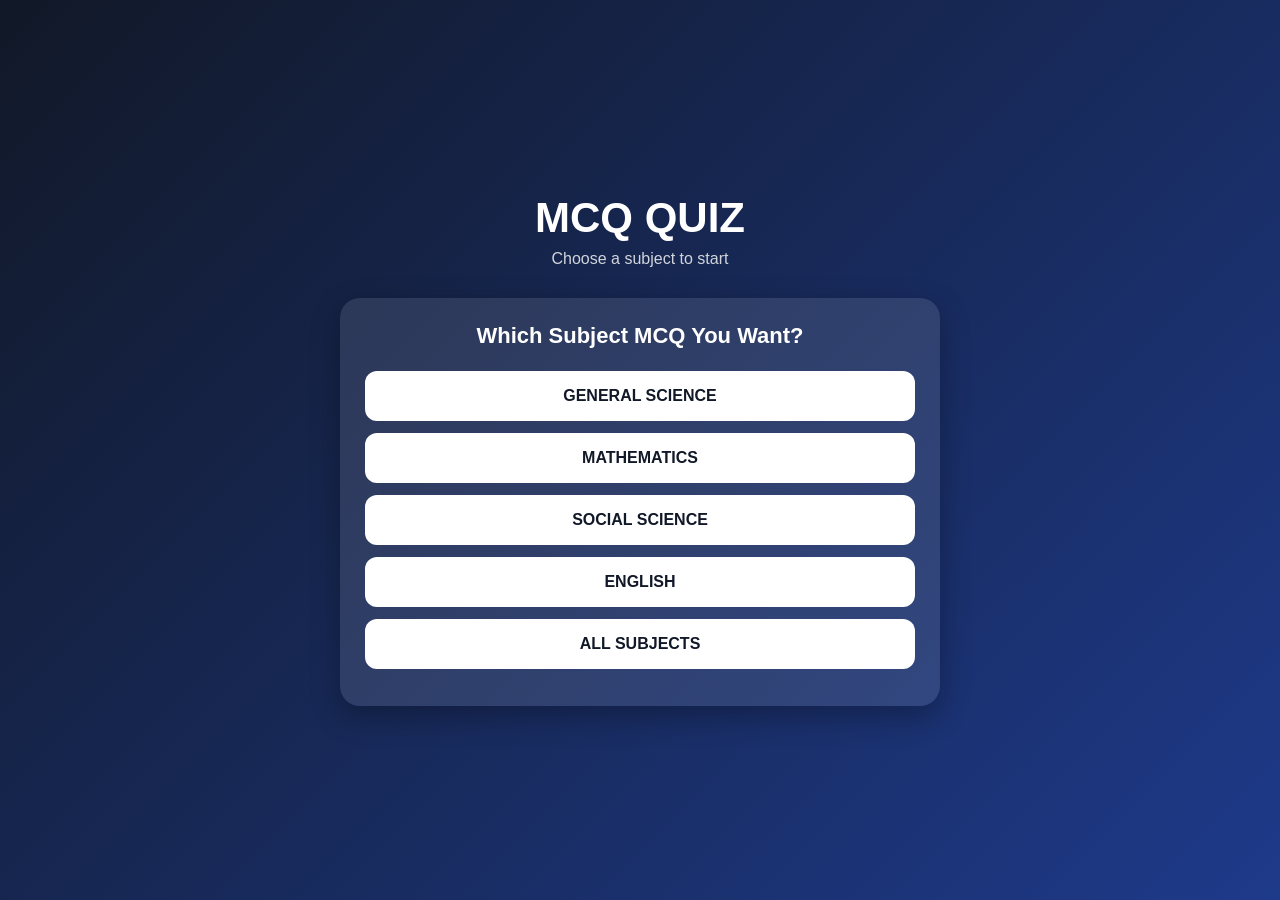
<file: index.html>
<!DOCTYPE html>
<html lang="en">
<head>
  <meta charset="UTF-8">
  <meta name="viewport" content="width=device-width, initial-scale=1.0">
  <title>MCQ Quiz</title>
  <link rel="stylesheet" href="style.css">
</head>

<body>

  <div class="container">

    <h1>MCQ QUIZ</h1>
    <p class="subtitle">Choose a subject to start</p>

    <section id="subjectMenu" class="menu">
      <h2>Which Subject MCQ You Want?</h2>

      <button class="subject-btn" data-subject="science">
        GENERAL SCIENCE
      </button>

      <button class="subject-btn" data-subject="math">
        MATHEMATICS
      </button>

      <button class="subject-btn" data-subject="social">
        SOCIAL SCIENCE
      </button>

      <button class="subject-btn" data-subject="english">
        ENGLISH
      </button>

      <button class="subject-btn" data-subject="all">
        ALL SUBJECTS
      </button>
    </section>

    <section id="classMenu" class="menu hidden">
      <h2>Choose Your Class</h2>

      <button class="class-btn" data-class="9">CLASS → 9TH</button>
      <button class="class-btn" data-class="10">CLASS → 10TH</button>
      <button class="class-btn" data-class="11">CLASS → 11TH</button>
      <button class="class-btn" data-class="12">CLASS → 12TH</button>

      <button id="backSubject" class="back-btn">
        ← Back
      </button>
    </section>

  </div>

  <script src="questions.js"></script>
  <script src="questions-math.js"></script>
  <script src="questions-science.js"></script>
  <script src="questions-social.js"></script>
  <script src="questions-english.js"></script>
  <script src="test.js"></script>

</body>
</html>
</file>
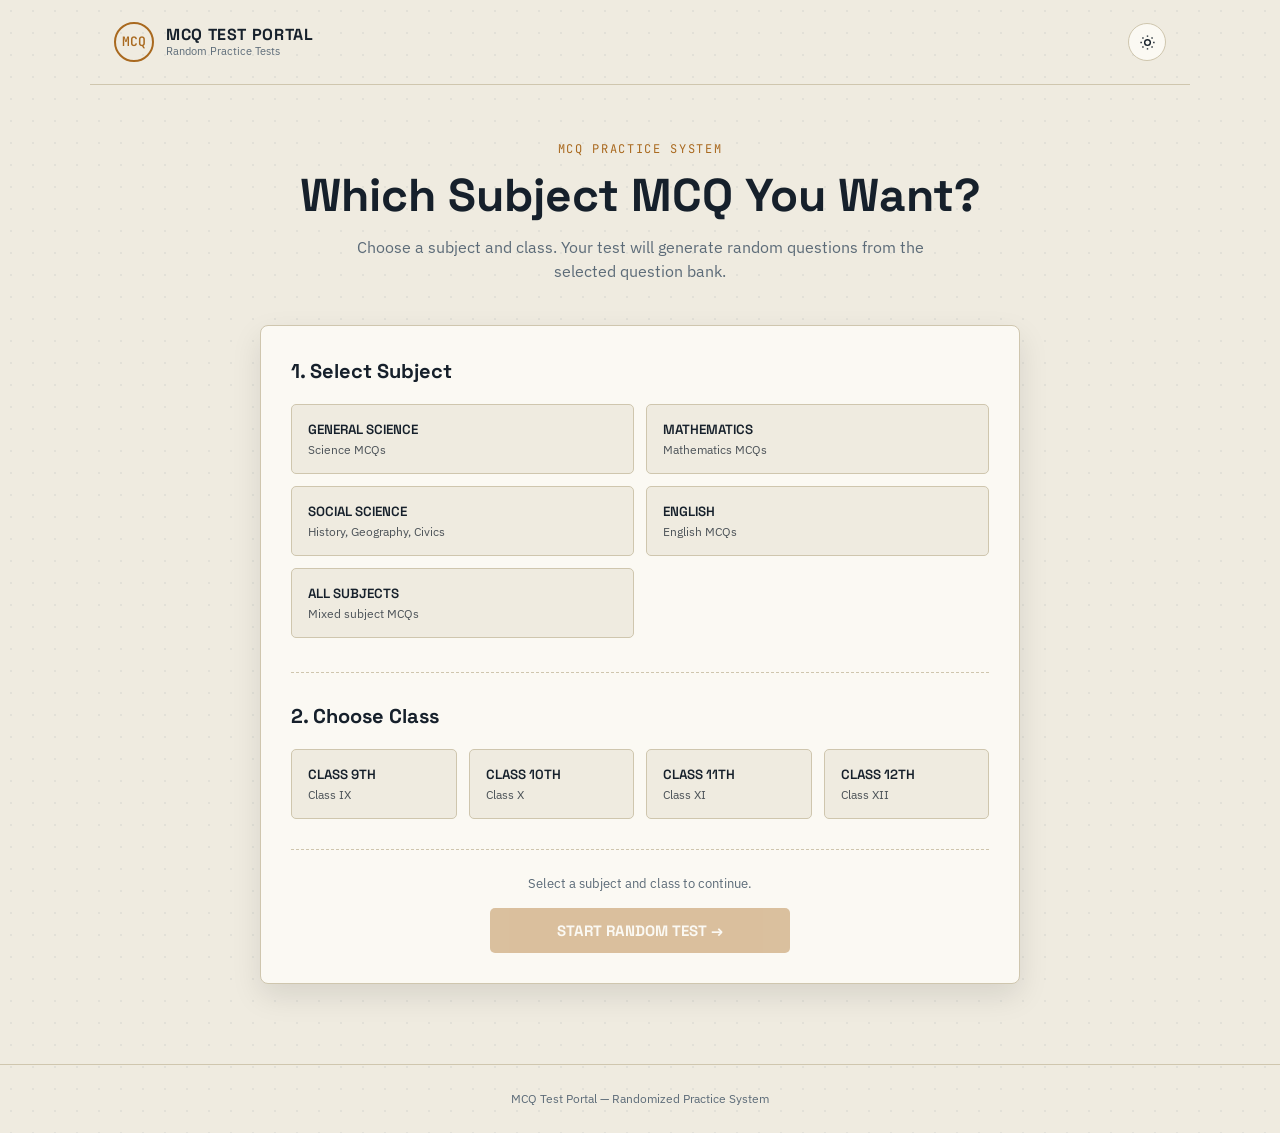
<file: Index.html>
<!DOCTYPE html>
<html lang="en" data-theme="light">
<head>
  <meta charset="UTF-8">
  <meta name="viewport" content="width=device-width, initial-scale=1.0">

  <title>MCQ Test Portal</title>

  <link rel="preconnect" href="https://fonts.googleapis.com">
  <link href="https://fonts.googleapis.com/css2?family=Space+Grotesk:wght@500;600;700&family=IBM+Plex+Sans:wght@400;500;600&family=JetBrains+Mono:wght@500;600&display=swap" rel="stylesheet">

  <style>
    :root {
      --ink: #16202B;
      --paper: #EFEBE0;
      --paper-2: #E2DBC6;
      --white: #FBF9F3;
      --steel: #38566B;
      --steel-soft: #7C93A3;
      --amber: #D98E2B;
      --amber-deep: #A9691F;
      --signal: #4C8C6B;

      --font-display: 'Space Grotesk', sans-serif;
      --font-body: 'IBM Plex Sans', sans-serif;
      --font-mono: 'JetBrains Mono', monospace;

      --radius: 5px;
    }

    [data-theme="light"] {
      --bg: var(--paper);
      --surface: var(--white);
      --surface-2: var(--paper-2);
      --text: var(--ink);
      --text-dim: #5C6B78;
      --border: #CFC6AE;
      --accent: var(--amber-deep);
      --accent-contrast: var(--white);
      --dot: rgba(56, 86, 107, 0.07);
    }

    [data-theme="dark"] {
      --bg: var(--ink);
      --surface: #1F2C39;
      --surface-2: #263748;
      --text: var(--paper);
      --text-dim: #8FA0AF;
      --border: #37495C;
      --accent: var(--amber);
      --accent-contrast: var(--ink);
      --dot: rgba(143, 160, 175, 0.09);
    }

    * {
      box-sizing: border-box;
    }

    html {
      scroll-behavior: smooth;
    }

    body {
      margin: 0;
      min-height: 100vh;
      background-color: var(--bg);
      background-image: radial-gradient(
        var(--dot) 1.2px,
        transparent 1.2px
      );
      background-size: 22px 22px;
      color: var(--text);
      font-family: var(--font-body);
      line-height: 1.5;
      transition: background-color .25s ease, color .25s ease;
      -webkit-font-smoothing: antialiased;
    }

    button {
      font-family: inherit;
      cursor: pointer;
    }

    .mono {
      font-family: var(--font-mono);
    }

    /* HEADER */

    .site-header {
      max-width: 1100px;
      margin: auto;
      padding: 22px 24px;
      display: flex;
      align-items: center;
      justify-content: space-between;
      border-bottom: 1px solid var(--border);
    }

    .brand {
      display: flex;
      align-items: center;
      gap: 12px;
    }

    .brand-seal {
      width: 40px;
      height: 40px;
      border: 2px solid var(--accent);
      border-radius: 50%;
      display: flex;
      align-items: center;
      justify-content: center;
      color: var(--accent);
      font-family: var(--font-mono);
      font-size: 13px;
      font-weight: 600;
    }

    .brand-text {
      display: flex;
      flex-direction: column;
      line-height: 1.25;
    }

    .brand-name {
      font-family: var(--font-display);
      font-weight: 700;
      font-size: 16px;
      letter-spacing: .04em;
    }

    .brand-sub {
      font-size: 11px;
      color: var(--text-dim);
    }

    .theme-toggle {
      width: 38px;
      height: 38px;
      border-radius: 50%;
      border: 1px solid var(--border);
      background: var(--surface);
      color: var(--text);
      display: flex;
      align-items: center;
      justify-content: center;
    }

    .theme-toggle:hover {
      border-color: var(--accent);
    }

    .theme-toggle svg {
      width: 17px;
      height: 17px;
    }

    /* MAIN */

    .container {
      max-width: 1000px;
      margin: auto;
      padding: 55px 24px 80px;
    }

    .hero {
      text-align: center;
      margin-bottom: 42px;
    }

    .eyebrow {
      color: var(--accent);
      font-family: var(--font-mono);
      font-size: 12px;
      letter-spacing: .14em;
      text-transform: uppercase;
      margin-bottom: 12px;
    }

    h1 {
      font-family: var(--font-display);
      font-size: clamp(30px, 5vw, 46px);
      margin: 0 0 14px;
      line-height: 1.1;
    }

    .hero p {
      max-width: 600px;
      margin: auto;
      color: var(--text-dim);
      font-size: 16px;
    }

    /* SELECTION */

    .selection-card {
      max-width: 760px;
      margin: auto;
      background: var(--surface);
      border: 1px solid var(--border);
      border-radius: 8px;
      padding: 30px;
      box-shadow: 0 12px 30px rgba(0,0,0,.10);
    }

    .section-title {
      font-family: var(--font-display);
      font-size: 20px;
      margin: 0 0 18px;
    }

    .subject-grid {
      display: grid;
      grid-template-columns: repeat(2, 1fr);
      gap: 12px;
      margin-bottom: 34px;
    }

    .subject-btn,
    .class-btn {
      border: 1px solid var(--border);
      background: var(--bg);
      color: var(--text);
      padding: 16px;
      border-radius: var(--radius);
      text-align: left;
      font-family: var(--font-display);
      font-weight: 600;
      transition:
        border-color .15s ease,
        background .15s ease,
        transform .15s ease;
    }

    .subject-btn:hover,
    .class-btn:hover {
      transform: translateY(-2px);
      border-color: var(--accent);
    }

    .subject-btn.selected,
    .class-btn.selected {
      background: var(--accent);
      color: var(--accent-contrast);
      border-color: var(--accent);
    }

    .subject-btn small,
    .class-btn small {
      display: block;
      margin-top: 4px;
      font-family: var(--font-body);
      font-size: 12px;
      font-weight: 400;
      opacity: .75;
    }

    .class-section {
      border-top: 1px dashed var(--border);
      padding-top: 28px;
    }

    .class-grid {
      display: grid;
      grid-template-columns: repeat(4, 1fr);
      gap: 12px;
    }

    .start-area {
      margin-top: 30px;
      border-top: 1px dashed var(--border);
      padding-top: 24px;
      text-align: center;
    }

    .selection-info {
      color: var(--text-dim);
      font-size: 13px;
      margin-bottom: 15px;
    }

    .start-btn {
      width: 100%;
      max-width: 300px;
      padding: 13px 20px;
      border: none;
      border-radius: var(--radius);
      background: var(--accent);
      color: var(--accent-contrast);
      font-family: var(--font-display);
      font-size: 15px;
      font-weight: 700;
      transition: transform .15s ease, filter .15s ease;
    }

    .start-btn:hover:not(:disabled) {
      transform: translateY(-2px);
      filter: brightness(1.06);
    }

    .start-btn:disabled {
      opacity: .4;
      cursor: not-allowed;
    }

    /* FOOTER */

    footer {
      border-top: 1px solid var(--border);
      padding: 25px 24px;
      color: var(--text-dim);
      font-size: 12px;
      text-align: center;
    }

    /* MOBILE */

    @media (max-width: 600px) {
      .container {
        padding-top: 38px;
      }

      .selection-card {
        padding: 22px 18px;
      }

      .subject-grid {
        grid-template-columns: 1fr;
      }

      .class-grid {
        grid-template-columns: repeat(2, 1fr);
      }

      .site-header {
        padding: 18px;
      }
    }
  </style>
</head>

<body>

  <header class="site-header">

    <div class="brand">
      <div class="brand-seal">MCQ</div>

      <div class="brand-text">
        <span class="brand-name">MCQ TEST PORTAL</span>
        <span class="brand-sub">Random Practice Tests</span>
      </div>
    </div>

    <button
      class="theme-toggle"
      id="themeToggle"
      aria-label="Toggle dark mode"
    >
      <svg
        viewBox="0 0 24 24"
        fill="none"
        stroke="currentColor"
        stroke-width="2"
      >
        <circle cx="12" cy="12" r="4"/>
        <path d="M12 2v2M12 20v2M4.9 4.9l1.4 1.4M17.7 17.7l1.4 1.4M2 12h2M20 12h2M4.9 19.1l1.4-1.4M17.7 6.3l1.4-1.4"/>
      </svg>
    </button>

  </header>


  <main class="container">

    <section class="hero">

      <div class="eyebrow">
        MCQ PRACTICE SYSTEM
      </div>

      <h1>
        Which Subject MCQ You Want?
      </h1>

      <p>
        Choose a subject and class. Your test will generate
        random questions from the selected question bank.
      </p>

    </section>


    <section class="selection-card">

      <h2 class="section-title">
        1. Select Subject
      </h2>

      <div class="subject-grid">

        <button
          class="subject-btn"
          data-subject="science"
        >
          GENERAL SCIENCE
          <small>Science MCQs</small>
        </button>

        <button
          class="subject-btn"
          data-subject="math"
        >
          MATHEMATICS
          <small>Mathematics MCQs</small>
        </button>

        <button
          class="subject-btn"
          data-subject="social"
        >
          SOCIAL SCIENCE
          <small>History, Geography, Civics</small>
        </button>

        <button
          class="subject-btn"
          data-subject="english"
        >
          ENGLISH
          <small>English MCQs</small>
        </button>

        <button
          class="subject-btn"
          data-subject="all"
        >
          ALL SUBJECTS
          <small>Mixed subject MCQs</small>
        </button>

      </div>


      <div class="class-section">

        <h2 class="section-title">
          2. Choose Class
        </h2>

        <div class="class-grid">

          <button
            class="class-btn"
            data-class="9"
          >
            CLASS 9TH
            <small>Class IX</small>
          </button>

          <button
            class="class-btn"
            data-class="10"
          >
            CLASS 10TH
            <small>Class X</small>
          </button>

          <button
            class="class-btn"
            data-class="11"
          >
            CLASS 11TH
            <small>Class XI</small>
          </button>

          <button
            class="class-btn"
            data-class="12"
          >
            CLASS 12TH
            <small>Class XII</small>
          </button>

        </div>

      </div>


      <div class="start-area">

        <div class="selection-info" id="selectionInfo">
          Select a subject and class to continue.
        </div>

        <button
          class="start-btn"
          id="startBtn"
          disabled
        >
          START RANDOM TEST →
        </button>

      </div>

    </section>

  </main>


  <footer>
    MCQ Test Portal — Randomized Practice System
  </footer>


  <script>

    let selectedSubject = null;
    let selectedClass = null;

    const subjectButtons =
      document.querySelectorAll(".subject-btn");

    const classButtons =
      document.querySelectorAll(".class-btn");

    const startBtn =
      document.getElementById("startBtn");

    const selectionInfo =
      document.getElementById("selectionInfo");


    /* SUBJECT SELECTION */

    subjectButtons.forEach(button => {

      button.addEventListener("click", () => {

        subjectButtons.forEach(btn =>
          btn.classList.remove("selected")
        );

        button.classList.add("selected");

        selectedSubject =
          button.dataset.subject;

        updateSelection();

      });

    });


    /* CLASS SELECTION */

    classButtons.forEach(button => {

      button.addEventListener("click", () => {

        classButtons.forEach(btn =>
          btn.classList.remove("selected")
        );

        button.classList.add("selected");

        selectedClass =
          button.dataset.class;

        updateSelection();

      });

    });


    /* UPDATE SELECTION */

    function updateSelection() {

      if (selectedSubject && selectedClass) {

        const subjectName =
          document.querySelector(
            `.subject-btn[data-subject="${selectedSubject}"]`
          ).childNodes[0].textContent.trim();

        selectionInfo.textContent =
          `${subjectName} • CLASS ${selectedClass}TH`;

        startBtn.disabled = false;

      } else if (selectedSubject) {

        selectionInfo.textContent =
          "Now choose your class.";

        startBtn.disabled = true;

      } else if (selectedClass) {

        selectionInfo.textContent =
          "Now choose your subject.";

        startBtn.disabled = true;

      } else {

        selectionInfo.textContent =
          "Select a subject and class to continue.";

        startBtn.disabled = true;

      }

    }


    /* START TEST */

    startBtn.addEventListener("click", () => {

      if (!selectedSubject || !selectedClass) {
        return;
      }

      const url =
        `test.html?subject=${encodeURIComponent(selectedSubject)}&class=${encodeURIComponent(selectedClass)}`;

      window.location.href = url;

    });


    /* DARK / LIGHT MODE */

    document
      .getElementById("themeToggle")
      .addEventListener("click", () => {

        const html =
          document.documentElement;

        const current =
          html.getAttribute("data-theme");

        html.setAttribute(
          "data-theme",
          current === "dark"
            ? "light"
            : "dark"
        );

      });

  </script>

</body>
</html>
</file>
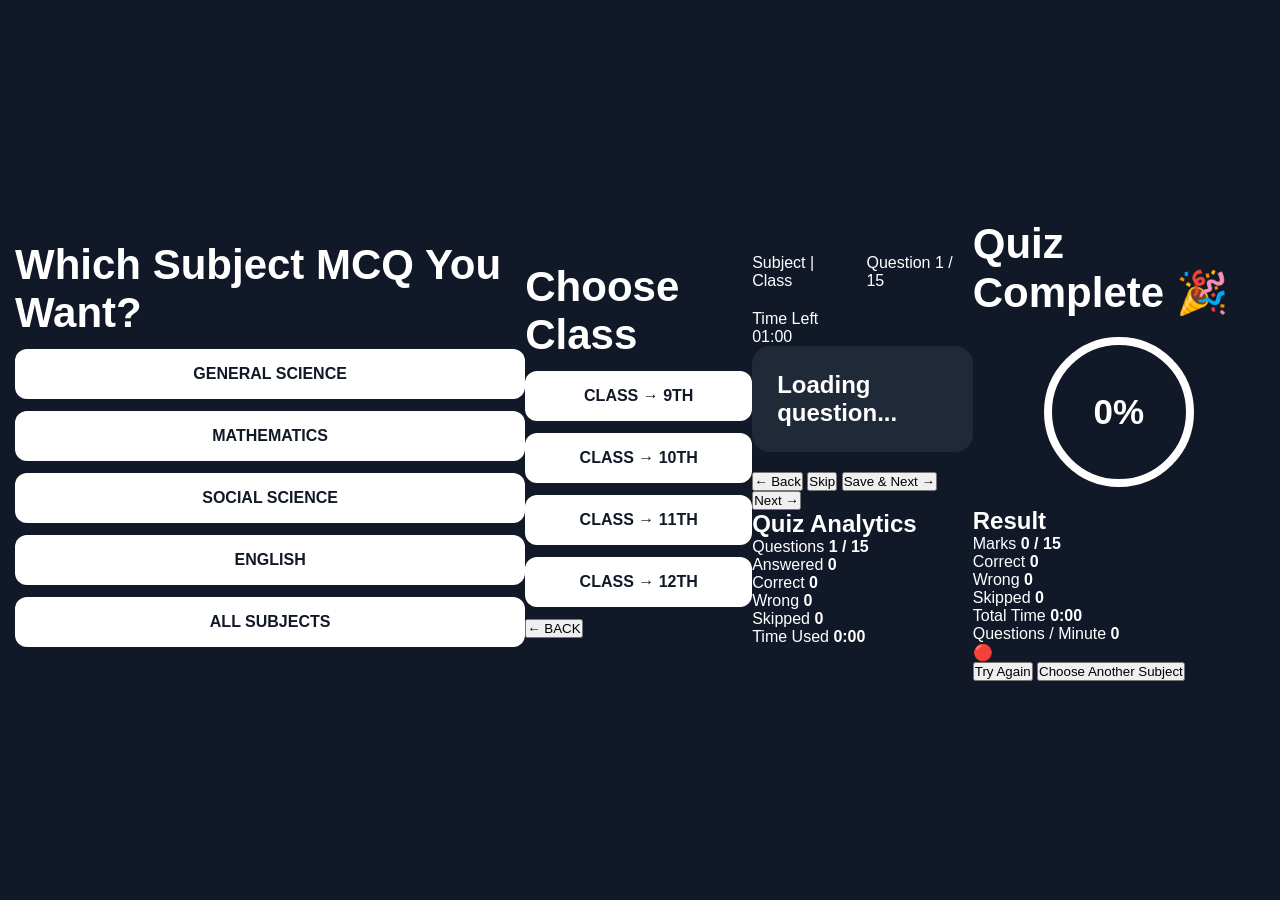
<file: test.html>
<!DOCTYPE html>
<html lang="en">
<head>
  <meta charset="UTF-8">
  <meta name="viewport" content="width=device-width, initial-scale=1.0">

  <title>MCQ Quiz</title>

  <link rel="stylesheet" href="style.css">
  <link rel="stylesheet" href="test.css">
</head>

<body>

  <!-- =========================
       SUBJECT SCREEN
  ========================== -->

  <section id="subjectScreen" class="screen active">

    <div class="quiz-box">

      <h1>Which Subject MCQ You Want?</h1>

      <button
        class="subject-btn"
        onclick="selectSubject('general')">
        GENERAL SCIENCE
      </button>

      <button
        class="subject-btn"
        onclick="selectSubject('math')">
        MATHEMATICS
      </button>

      <button
        class="subject-btn"
        onclick="selectSubject('social')">
        SOCIAL SCIENCE
      </button>

      <button
        class="subject-btn"
        onclick="selectSubject('english')">
        ENGLISH
      </button>

      <button
        class="subject-btn"
        onclick="selectSubject('all')">
        ALL SUBJECTS
      </button>

    </div>

  </section>


  <!-- =========================
       CLASS SCREEN
  ========================== -->

  <section id="classScreen" class="screen">

    <div class="quiz-box">

      <h1 id="classTitle">
        Choose Class
      </h1>

      <button
        class="class-btn"
        onclick="selectClass(9)">
        CLASS → 9TH
      </button>

      <button
        class="class-btn"
        onclick="selectClass(10)">
        CLASS → 10TH
      </button>

      <button
        class="class-btn"
        onclick="selectClass(11)">
        CLASS → 11TH
      </button>

      <button
        class="class-btn"
        onclick="selectClass(12)">
        CLASS → 12TH
      </button>

      <button
        class="back-menu-btn"
        onclick="goToSubjects()">
        ← BACK
      </button>

    </div>

  </section>


  <!-- =========================
       QUIZ SCREEN
  ========================== -->

  <section id="quizScreen" class="screen">

    <div class="quiz-layout">

      <!-- MAIN QUIZ -->

      <div class="quiz-main">

        <div class="quiz-header">

          <div>

            <span id="subjectName">
              Subject
            </span>

            <span> | </span>

            <span id="className">
              Class
            </span>

          </div>

          <div>

            Question

            <span id="questionNumber">
              1
            </span>

            /

            <span id="totalQuestions">
              15
            </span>

          </div>

        </div>


        <!-- TIMER -->

        <div class="timer-box">

          <div class="timer-label">
            Time Left
          </div>

          <div id="timer">
            01:00
          </div>

        </div>


        <!-- PROGRESS -->

        <div class="progress-container">

          <div
            id="progressBar"
            class="progress-bar">
          </div>

        </div>


        <!-- QUESTION -->

        <div class="question-box">

          <h2 id="questionText">
            Loading question...
          </h2>

        </div>


        <!-- OPTIONS -->

        <div
          id="optionsContainer"
          class="options-container">
        </div>


        <!-- BUTTONS -->

        <div class="quiz-buttons">

          <button
            id="backButton"
            onclick="previousQuestion()">
            ← Back
          </button>

          <button
            id="skipButton"
            onclick="skipQuestion()">
            Skip
          </button>

          <button
            id="saveNextButton"
            onclick="saveAndNext()">
            Save & Next →
          </button>

          <button
            id="nextButton"
            onclick="nextQuestion()">
            Next →
          </button>

        </div>

      </div>


      <!-- =========================
           ANALYTICS SIDEBAR
      ========================== -->

      <aside class="quiz-sidebar">

        <h2>
          Quiz Analytics
        </h2>


        <div class="side-card">

          <span>
            Questions
          </span>

          <strong id="sideQuestion">
            1 / 15
          </strong>

        </div>


        <div class="side-card">

          <span>
            Answered
          </span>

          <strong id="answeredCount">
            0
          </strong>

        </div>


        <div class="side-card">

          <span>
            Correct
          </span>

          <strong id="correctCount">
            0
          </strong>

        </div>


        <div class="side-card">

          <span>
            Wrong
          </span>

          <strong id="wrongCount">
            0
          </strong>

        </div>


        <div class="side-card">

          <span>
            Skipped
          </span>

          <strong id="skippedCount">
            0
          </strong>

        </div>


        <div class="side-card">

          <span>
            Time Used
          </span>

          <strong id="timeUsed">
            0:00
          </strong>

        </div>

      </aside>

    </div>

  </section>


  <!-- =========================
       RESULT SCREEN
  ========================== -->

  <section id="resultScreen" class="screen">

    <div class="result-box">

      <h1>
        Quiz Complete 🎉
      </h1>


      <div
        class="result-circle"
        id="resultCircle">

        <span id="resultPercent">
          0%
        </span>

      </div>


      <h2 id="resultMessage">
        Result
      </h2>


      <div class="result-info">

        <div>

          <span>
            Marks
          </span>

          <strong id="finalMarks">
            0 / 15
          </strong>

        </div>


        <div>

          <span>
            Correct
          </span>

          <strong id="finalCorrect">
            0
          </strong>

        </div>


        <div>

          <span>
            Wrong
          </span>

          <strong id="finalWrong">
            0
          </strong>

        </div>


        <div>

          <span>
            Skipped
          </span>

          <strong id="finalSkipped">
            0
          </strong>

        </div>


        <div>

          <span>
            Total Time
          </span>

          <strong id="finalTime">
            0:00
          </strong>

        </div>


        <div>

          <span>
            Questions / Minute
          </span>

          <strong id="questionsPerMinute">
            0
          </strong>

        </div>

      </div>


      <!-- RESULT LEVEL -->

      <div
        id="resultLevel"
        class="result-level">
        🔴
      </div>


      <button
        onclick="restartQuiz()"
        class="restart-btn">
        Try Again
      </button>


      <button
        onclick="goToSubjects()"
        class="home-btn">
        Choose Another Subject
      </button>

    </div>

  </section>


  <!-- =========================
       QUESTION FILES
  ========================== -->

  <script src="questions.js"></script>

  <script src="questions-math.js"></script>

  <script src="questions-science.js"></script>

  <script src="questions-social.js"></script>

  <script src="questions-english.js"></script>


  <!-- =========================
       MAIN QUIZ JS
  ========================== -->

  <script src="test.js"></script>

</body>
</html>
</file>
<file: style.css>
* {
  box-sizing: border-box;
  margin: 0;
  padding: 0;
}

body {
  min-height: 100vh;
  font-family: Arial, sans-serif;
  background: linear-gradient(135deg, #111827, #1e3a8a);
  color: white;
  display: flex;
  justify-content: center;
  align-items: center;
  padding: 20px;
}

.container {
  width: 100%;
  max-width: 600px;
  text-align: center;
}

h1 {
  font-size: 42px;
  margin-bottom: 8px;
}

.subtitle {
  color: #d1d5db;
  margin-bottom: 30px;
}

.menu {
  background: rgba(255, 255, 255, 0.1);
  border-radius: 20px;
  padding: 25px;
  box-shadow: 0 10px 30px rgba(0, 0, 0, 0.3);
}

.menu h2 {
  margin-bottom: 22px;
  font-size: 22px;
}

.subject-btn,
.class-btn,
.back-btn {
  display: block;
  width: 100%;
  padding: 16px;
  margin: 12px 0;
  border: none;
  border-radius: 12px;
  font-size: 16px;
  font-weight: bold;
  cursor: pointer;
  transition: 0.2s;
}

.subject-btn,
.class-btn {
  background: white;
  color: #111827;
}

.subject-btn:hover,
.class-btn:hover {
  transform: translateY(-2px);
  background: #dbeafe;
}

.back-btn {
  background: transparent;
  color: white;
  border: 1px solid rgba(255,255,255,0.4);
}

.back-btn:hover {
  background: rgba(255,255,255,0.1);
}

.hidden {
  display: none !important;
}

@media (max-width: 500px) {
  h1 {
    font-size: 32px;
  }

  .menu {
    padding: 18px;
  }

  .subject-btn,
  .class-btn,
  .back-btn {
    padding: 14px;
  }
}
</file>
<file: test.css>
* {
  box-sizing: border-box;
  margin: 0;
  padding: 0;
}

body {
  min-height: 100vh;
  font-family: Arial, sans-serif;
  background: #111827;
  color: white;
  padding: 15px;
}

.quiz-container {
  width: 100%;
  max-width: 900px;
  margin: auto;
}

.quiz-header {
  display: flex;
  justify-content: space-between;
  align-items: center;
  gap: 10px;
  margin-bottom: 20px;
}

.timer {
  background: #dc2626;
  padding: 12px 18px;
  border-radius: 10px;
  font-size: 20px;
  font-weight: bold;
}

.progress {
  margin-bottom: 15px;
  color: #d1d5db;
}

.question-box {
  background: #1f2937;
  border-radius: 18px;
  padding: 25px;
  margin-bottom: 20px;
}

.question {
  font-size: 22px;
  line-height: 1.5;
  margin-bottom: 22px;
}

.option {
  display: block;
  width: 100%;
  padding: 15px;
  margin: 10px 0;
  border: 2px solid #374151;
  border-radius: 10px;
  background: #111827;
  color: white;
  text-align: left;
  cursor: pointer;
}

.option:hover {
  background: #374151;
}

.option.selected {
  border-color: #60a5fa;
  background: #1d4ed8;
}

.controls {
  display: flex;
  gap: 10px;
  justify-content: center;
  flex-wrap: wrap;
}

.controls button {
  padding: 13px 22px;
  border: none;
  border-radius: 10px;
  cursor: pointer;
  font-weight: bold;
}

.skip-btn {
  background: #f59e0b;
  color: #111827;
}

.next-btn {
  background: #22c55e;
  color: white;
}

.back-question-btn {
  background: #6b7280;
  color: white;
}

.analytics {
  max-width: 700px;
  margin: 30px auto;
  background: #1f2937;
  padding: 25px;
  border-radius: 20px;
  text-align: center;
}

.result-circle {
  width: 150px;
  height: 150px;
  border-radius: 50%;
  margin: 20px auto;
  display: flex;
  align-items: center;
  justify-content: center;
  font-size: 35px;
  font-weight: bold;
  border: 8px solid white;
}

.result-red {
  background: #dc2626;
}

.result-orange {
  background: #f97316;
}

.result-yellow {
  background: #eab308;
  color: #111827;
}

.result-green {
  background: #16a34a;
}

.analytics-item {
  margin: 12px 0;
  font-size: 18px;
}

@media (max-width: 600px) {
  .question {
    font-size: 19px;
  }

  .quiz-header {
    flex-direction: column;
  }

  .timer {
    width: 100%;
    text-align: center;
  }
}
</file>
